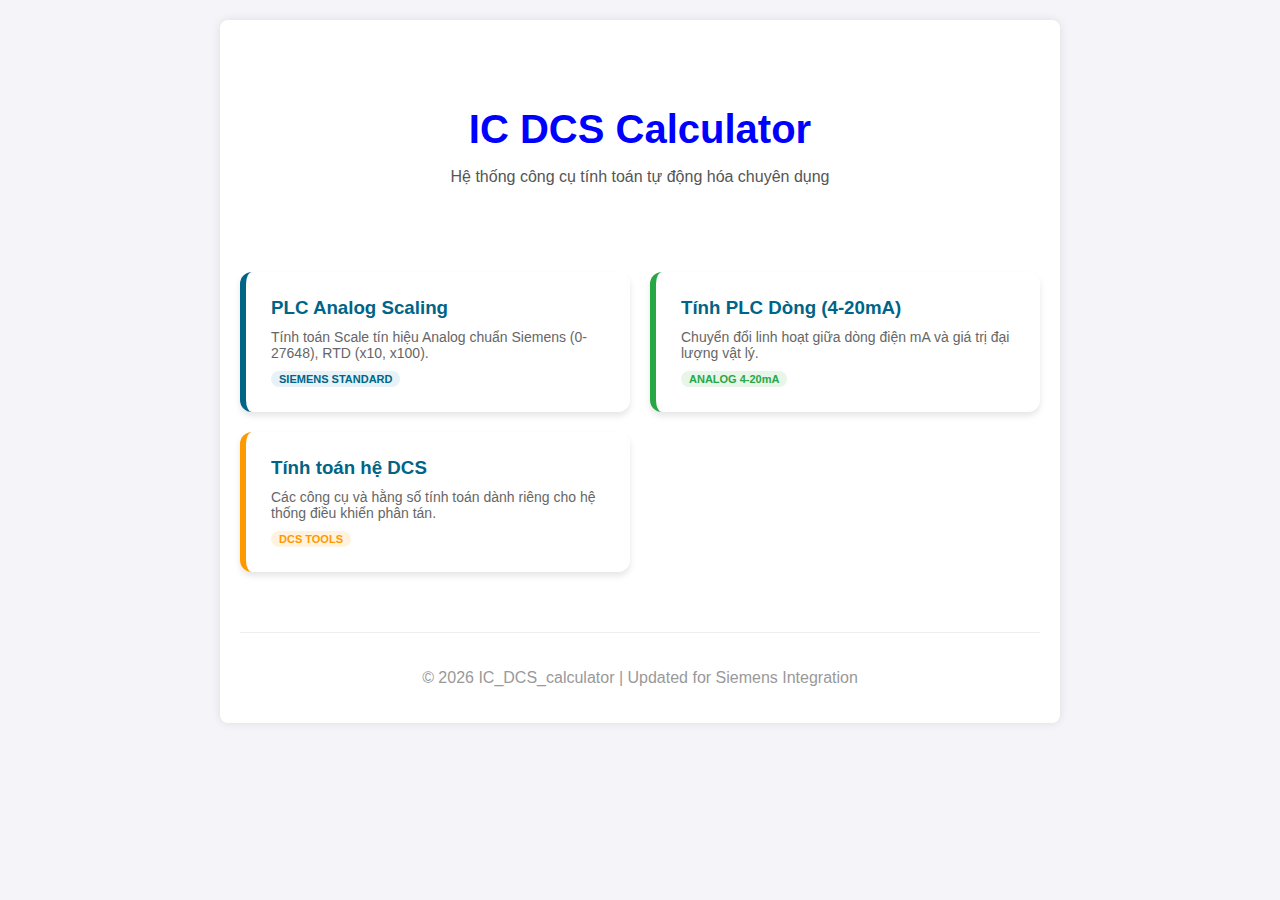
<file: index.html>
<!DOCTYPE html>
<html lang="vi">
<head>
    <meta charset="UTF-8">
    <meta name="viewport" content="width=device-width, initial-scale=1.0">
    <title>IC DCS Calculator - Trang Chủ</title>
    <link rel="stylesheet" href="style.css">
    <style>
        .menu-container {
            display: grid;
            grid-template-columns: repeat(auto-fit, minmax(280px, 1fr));
            gap: 20px;
            margin-top: 30px;
        }
        .card {
            background: #fff;
            padding: 25px;
            border-radius: 12px;
            text-decoration: none;
            color: #333;
            box-shadow: 0 4px 6px rgba(0,0,0,0.1);
            transition: all 0.3s ease;
            border-left: 6px solid #006487;
        }
        .card:hover {
            transform: translateY(-5px);
            box-shadow: 0 8px 15px rgba(0,0,0,0.15);
        }
        .card h3 { margin: 0 0 10px 0; color: #006487; }
        .card p { margin: 0; font-size: 14px; color: #666; }
        .status-tag {
            display: inline-block;
            margin-top: 10px;
            font-size: 11px;
            background: #e6f2f7;
            color: #006487;
            padding: 2px 8px;
            border-radius: 10px;
            font-weight: bold;
        }
    </style>
</head>
<body>

<div class="container">
    <header style="text-align: center; padding: 40px 0;">
        <h1 style="font-size: 2.5em; margin-bottom: 10px;">IC DCS Calculator</h1>
        <p style="color: #555;">Hệ thống công cụ tính toán tự động hóa chuyên dụng</p>
    </header>

    <main class="menu-container">
        <a href="pages/tinh-plc.html" class="card">
            <h3>PLC Analog Scaling</h3>
            <p>Tính toán Scale tín hiệu Analog chuẩn Siemens (0-27648), RTD (x10, x100).</p>
            <span class="status-tag">SIEMENS STANDARD</span>
        </a>

        <a href="pages/tinh-plc-dong.html" class="card" style="border-left-color: #28a745;">
            <h3>Tính PLC Dòng (4-20mA)</h3>
            <p>Chuyển đổi linh hoạt giữa dòng điện mA và giá trị đại lượng vật lý.</p>
            <span class="status-tag" style="background:#e8f5e9; color:#28a745;">ANALOG 4-20mA</span>
        </a>

        <a href="pages/tinh-dcs.html" class="card" style="border-left-color: #ff9900;">
            <h3>Tính toán hệ DCS</h3>
            <p>Các công cụ và hằng số tính toán dành riêng cho hệ thống điều khiển phân tán.</p>
            <span class="status-tag" style="background:#fff3e0; color:#ff9900;">DCS TOOLS</span>
        </a>
    </main>

    <footer style="margin-top: 60px; text-align: center; border-top: 1px solid #eee; padding-top: 20px; color: #999;">
        <p>&copy; 2026 IC_DCS_calculator | Updated for Siemens Integration</p>
    </footer>
</div>

</body>
</html>
</file>
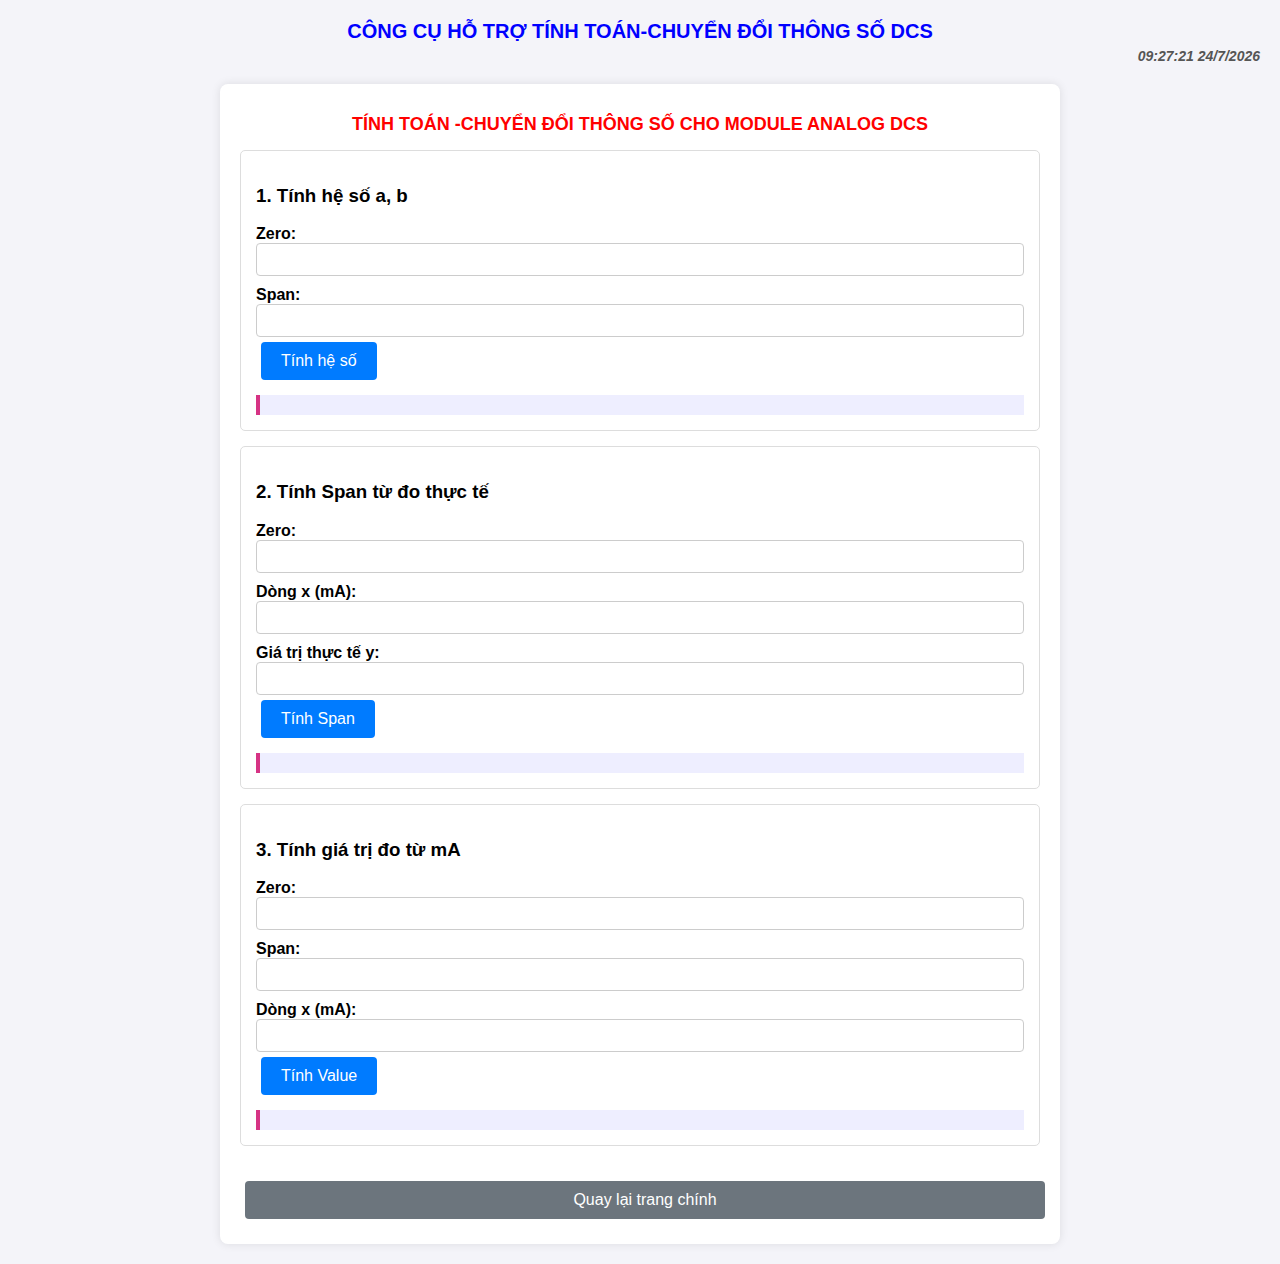
<file: tinh-dcs.html>
<!DOCTYPE html>
<html lang="vi">
<head>
    <meta charset="UTF-8"><link rel="stylesheet" href="style.css">
</head>
<body>
    <h1>CÔNG CỤ HỖ TRỢ TÍNH TOÁN-CHUYỂN ĐỔI THÔNG SỐ DCS</h1>
    <div id="clock"></div>
    <div class="container">
        <h2>TÍNH TOÁN -CHUYỂN ĐỔI THÔNG SỐ CHO MODULE ANALOG DCS</h2>
        
        <div class="input-group">
            <h3>1. Tính hệ số a, b</h3>
            <label>Zero:</label><input type="number" id="z1">
            <label>Span:</label><input type="number" id="s1">
            <button onclick="calcDCS1()">Tính hệ số</button>
            <div id="resDCS1" class="result"></div>
        </div>

        <div class="input-group">
            <h3>2. Tính Span từ đo thực tế</h3>
            <label>Zero:</label><input type="number" id="z2">
            <label>Dòng x (mA):</label><input type="number" id="x2">
            <label>Giá trị thực tế y:</label><input type="number" id="y2">
            <button onclick="calcDCS2()">Tính Span</button>
            <div id="resDCS2" class="result"></div>
        </div>

        <div class="input-group">
            <h3>3. Tính giá trị đo từ mA</h3>
            <label>Zero:</label><input type="number" id="z3">
            <label>Span:</label><input type="number" id="s3">
            <label>Dòng x (mA):</label><input type="number" id="x3">
            <button onclick="calcDCS3()">Tính Value</button>
            <div id="resDCS3" class="result"></div>
        </div>
        <a href="index.html" class="btn-link btn-back">Quay lại trang chính</a>
    </div>
    <script>
        function updateClock() { document.getElementById('clock').innerText = new Date().toLocaleString('vi-VN'); }
        setInterval(updateClock, 1000); updateClock();
        function calcDCS1() {
            let a = (parseFloat(document.getElementById('s1').value) - parseFloat(document.getElementById('z1').value)) / 0.016;
            let b = parseFloat(document.getElementById('z1').value) - 0.004 * a;
            document.getElementById('resDCS1').innerText = "Cc1(a)=" + a.toFixed(4) + " | Cc2(b)=" + b.toFixed(4);
        }
        function calcDCS2() {
            let z = parseFloat(document.getElementById('z2').value);
            let span = z + 16 * ((parseFloat(document.getElementById('y2').value) - z) / (parseFloat(document.getElementById('x2').value) - 4));
            document.getElementById('resDCS2').innerText = "Span = " + span.toFixed(2);
        }
        function calcDCS3() {
            let z = parseFloat(document.getElementById('z3').value);
            let v = z + ((parseFloat(document.getElementById('s3').value) - z)/16) * (parseFloat(document.getElementById('x3').value) - 4);
            document.getElementById('resDCS3').innerText = "Value = " + v.toFixed(2);
        }
    </script>
</body>
</html>
</file>
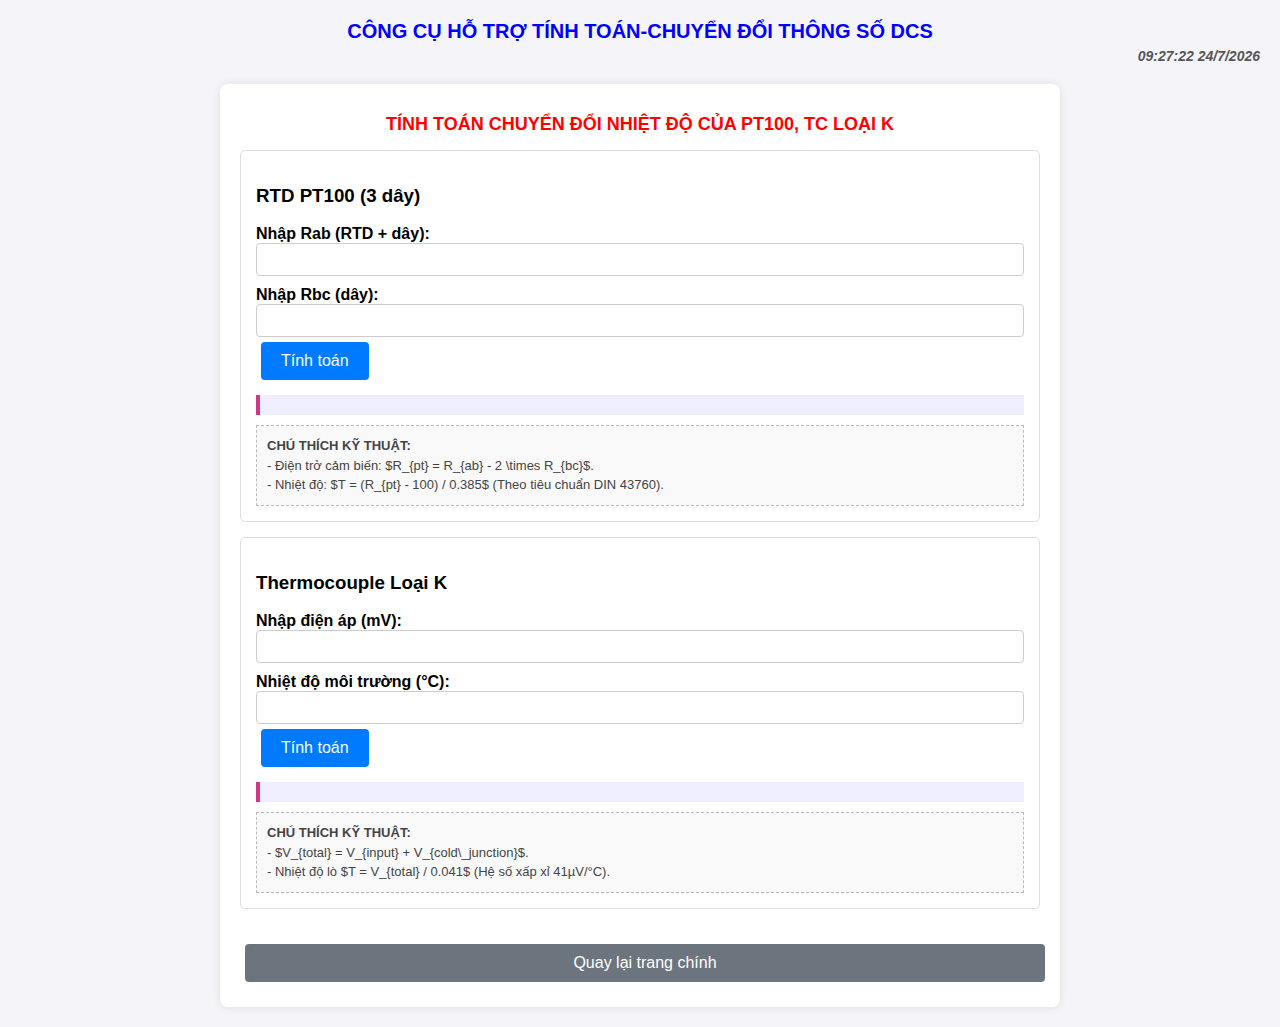
<file: tinh-nhiet-do.html>
<!DOCTYPE html>
<html lang="vi">
<head>
    <meta charset="UTF-8"><link rel="stylesheet" href="style.css">
</head>
<body>
    <h1>CÔNG CỤ HỖ TRỢ TÍNH TOÁN-CHUYỂN ĐỔI THÔNG SỐ DCS</h1>
    <div id="clock"></div>
    <div class="container">
        <h2>TÍNH TOÁN CHUYỂN ĐỔI NHIỆT ĐỘ CỦA PT100, TC LOẠI K</h2>
        
        <div class="input-group">
            <h3>RTD PT100 (3 dây)</h3>
            <label>Nhập Rab (RTD + dây):</label><input type="number" id="rab">
            <label>Nhập Rbc (dây):</label><input type="number" id="rbc">
            <button onclick="calcPT()">Tính toán</button>
            <div id="resPT" class="result"></div>
            <div class="tech-note">
                <b>CHÚ THÍCH KỸ THUẬT:</b><br>
                - Điện trở cảm biến: $R_{pt} = R_{ab} - 2 \times R_{bc}$.<br>
                - Nhiệt độ: $T = (R_{pt} - 100) / 0.385$ (Theo tiêu chuẩn DIN 43760).
            </div>
        </div>

        <div class="input-group">
            <h3>Thermocouple Loại K</h3>
            <label>Nhập điện áp (mV):</label><input type="number" id="mv">
            <label>Nhiệt độ môi trường (°C):</label><input type="number" id="amb">
            <button onclick="calcTC()">Tính toán</button>
            <div id="resTC" class="result"></div>
            <div class="tech-note">
                <b>CHÚ THÍCH KỸ THUẬT:</b><br>
                - $V_{total} = V_{input} + V_{cold\_junction}$.<br>
                - Nhiệt độ lò $T = V_{total} / 0.041$ (Hệ số xấp xỉ 41µV/°C).
            </div>
        </div>
        <a href="index.html" class="btn-link btn-back">Quay lại trang chính</a>
    </div>
    <script>
        function updateClock() { document.getElementById('clock').innerText = new Date().toLocaleString('vi-VN'); }
        setInterval(updateClock, 1000); updateClock();
        function calcPT() {
            let r = parseFloat(document.getElementById('rab').value) - (2 * parseFloat(document.getElementById('rbc').value));
            document.getElementById('resPT').innerText = "Nhiệt độ: " + ((r-100)/0.385).toFixed(2) + " °C";
        }
        function calcTC() {
            let v = parseFloat(document.getElementById('mv').value) + (parseFloat(document.getElementById('amb').value) * 0.041);
            document.getElementById('resTC').innerText = "Nhiệt độ: " + (v/0.041).toFixed(2) + " °C";
        }
    </script>
</body>
</html>
</file>
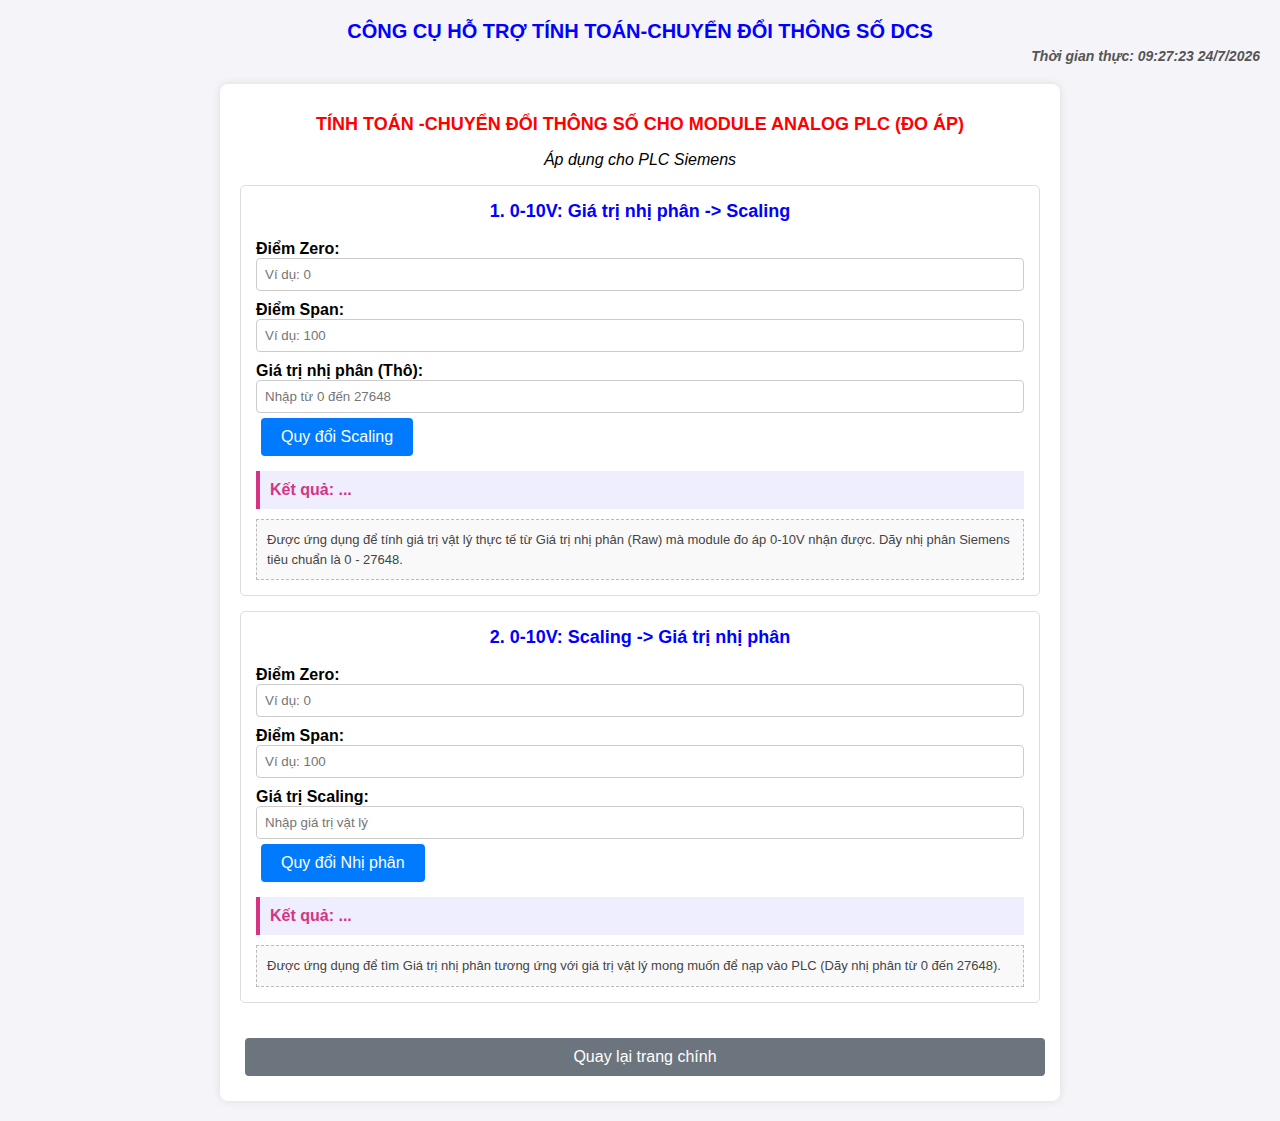
<file: tinh-plc-ap.html>
<!DOCTYPE html>
<html lang="vi">
<head>
    <meta charset="UTF-8">
    <meta name="viewport" content="width=device-width, initial-scale=1.0">
    <title>Tính PLC Áp</title>
    <link rel="stylesheet" href="style.css">
    <style>
        /* Căn giữa và màu xanh cho tiêu đề các chức năng */
        .input-group h3 {
            text-align: center;
            color: blue;
            font-weight: bold;
            margin-top: 0;
            font-size: 18px;
        }
    </style>
</head>
<body>
    <h1>CÔNG CỤ HỖ TRỢ TÍNH TOÁN-CHUYỂN ĐỔI THÔNG SỐ DCS</h1>
    <div id="clock"></div>
    <div class="container">
        <h2>TÍNH TOÁN -CHUYỂN ĐỔI THÔNG SỐ CHO MODULE ANALOG PLC (ĐO ÁP)</h2>
        <p style="text-align: center; font-style: italic;">Áp dụng cho PLC Siemens</p>
        
        <div class="input-group">
            <h3>1. 0-10V: Giá trị nhị phân -> Scaling</h3>
            <label>Điểm Zero:</label><input type="number" id="z1" placeholder="Ví dụ: 0">
            <label>Điểm Span:</label><input type="number" id="s1" placeholder="Ví dụ: 100">
            <label>Giá trị nhị phân (Thô):</label><input type="number" id="r1" placeholder="Nhập từ 0 đến 27648">
            <button onclick="calcScale()">Quy đổi Scaling</button>
            <div id="res1" class="result">Kết quả: ...</div>
            <div class="tech-note">
                Được ứng dụng để tính giá trị vật lý thực tế từ Giá trị nhị phân (Raw) mà module đo áp 0-10V nhận được. Dãy nhị phân Siemens tiêu chuẩn là 0 - 27648.
            </div>
        </div>

        <div class="input-group">
            <h3>2. 0-10V: Scaling -> Giá trị nhị phân</h3>
            <label>Điểm Zero:</label><input type="number" id="z2" placeholder="Ví dụ: 0">
            <label>Điểm Span:</label><input type="number" id="s2" placeholder="Ví dụ: 100">
            <label>Giá trị Scaling:</label><input type="number" id="v2" placeholder="Nhập giá trị vật lý">
            <button onclick="calcRaw()">Quy đổi Nhị phân</button>
            <div id="res2" class="result">Kết quả: ...</div>
            <div class="tech-note">
                Được ứng dụng để tìm Giá trị nhị phân tương ứng với giá trị vật lý mong muốn để nạp vào PLC (Dãy nhị phân từ 0 đến 27648).
            </div>
        </div>

        <a href="index.html" class="btn-link btn-back">Quay lại trang chính</a>
    </div>

    <script>
        function updateClock() { 
            const now = new Date();
            document.getElementById('clock').innerText = "Thời gian thực: " + now.toLocaleString('vi-VN'); 
        }
        setInterval(updateClock, 1000); 
        updateClock();

        function calcScale() {
            let zero = parseFloat(document.getElementById('z1').value);
            let span = parseFloat(document.getElementById('s1').value);
            let raw = parseFloat(document.getElementById('r1').value);
            
            if (isNaN(zero) || isNaN(span) || isNaN(raw)) { alert("Vui lòng nhập đủ thông số"); return; }

            let res = (raw / 27648) * (span - zero) + zero;
            document.getElementById('res1').innerHTML = `Tương ứng Giá trị nhị phân quy đổi Scaling là: <b>${res.toFixed(2)}</b>`;
        }

        function calcRaw() {
            let zero = parseFloat(document.getElementById('z2').value);
            let span = parseFloat(document.getElementById('s2').value);
            let val = parseFloat(document.getElementById('v2').value);
            
            if (isNaN(zero) || isNaN(span) || isNaN(val)) { alert("Vui lòng nhập đủ thông số"); return; }
            if (span === zero) { alert("Span và Zero không được bằng nhau"); return; }

            let res = ((val - zero) / (span - zero)) * 27648;
            document.getElementById('res2').innerHTML = `Tương ứng Giá trị Scaling quy đổi Giá trị nhị phân là: <b>${Math.round(res)}</b> <br> (Dãy Giá trị nhị phân của module là từ 0 đến 27648)`;
        }
    </script>
</body>
</html>
</file>
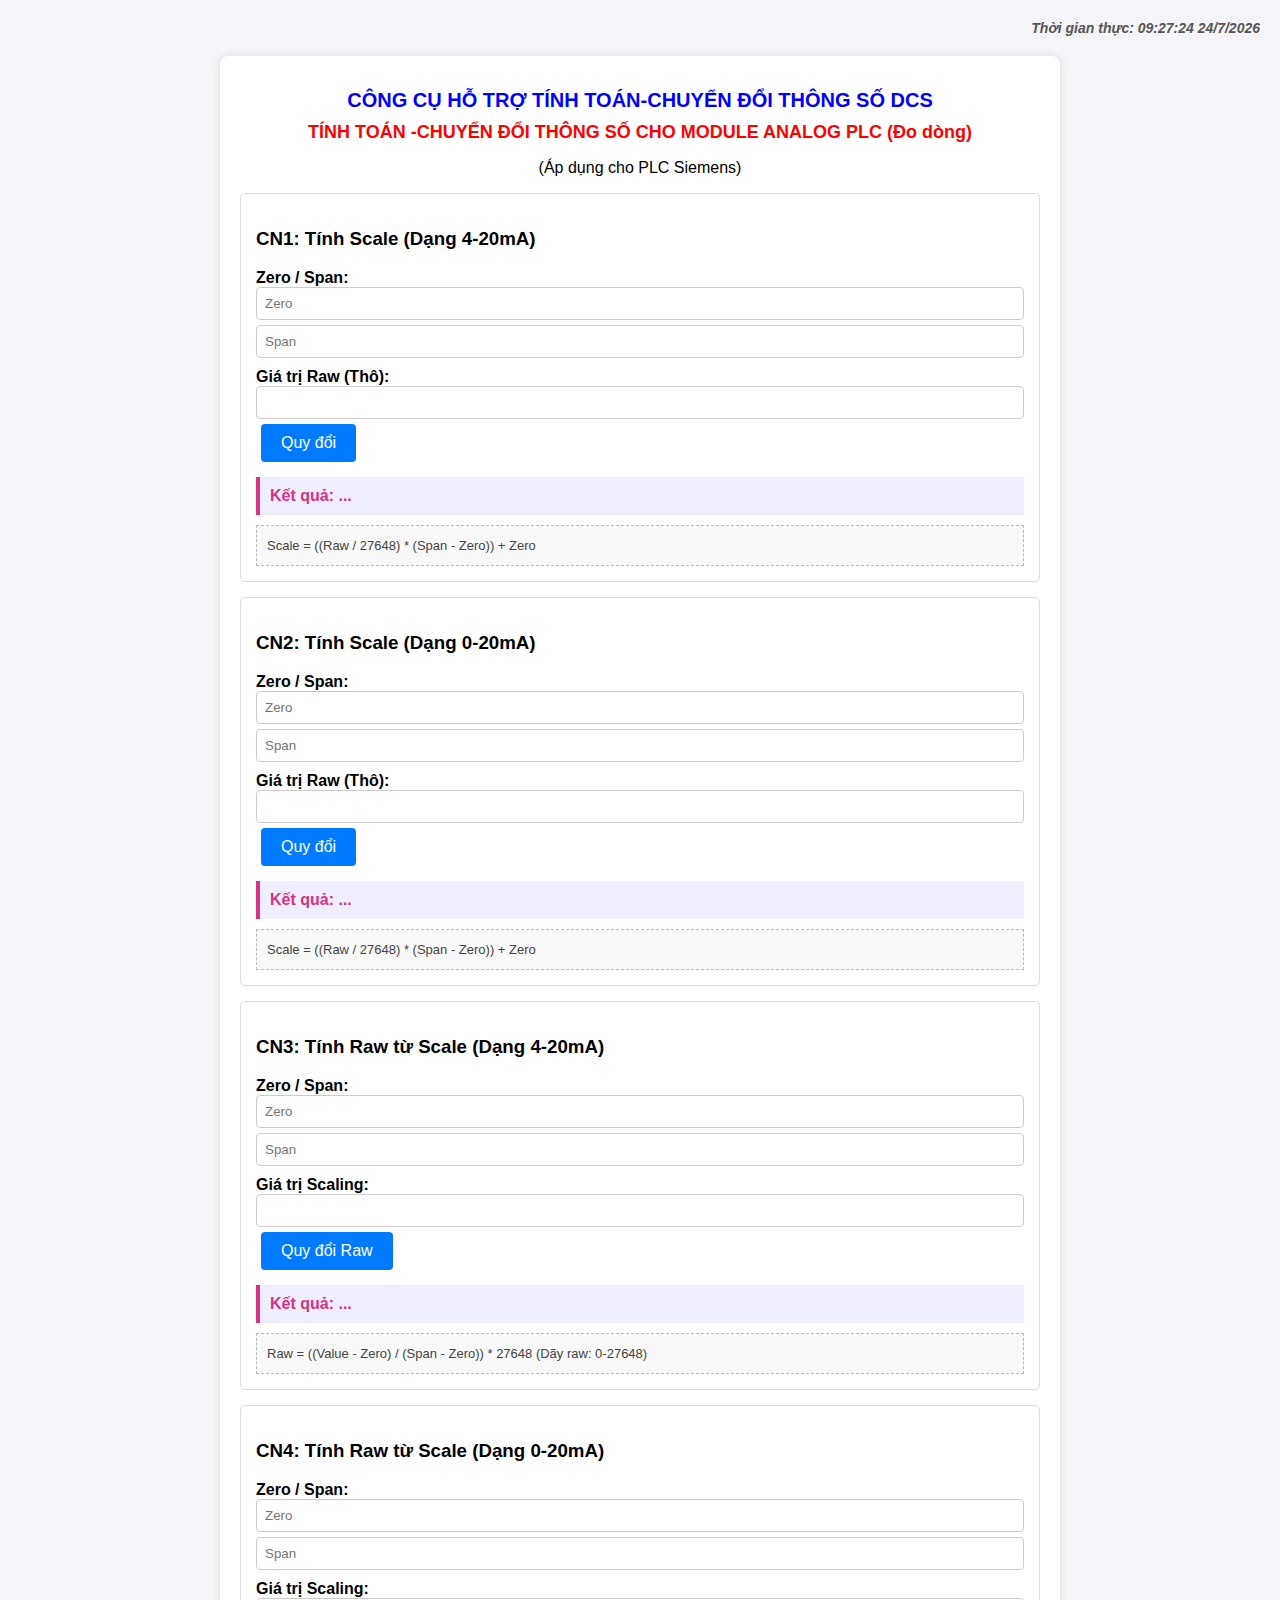
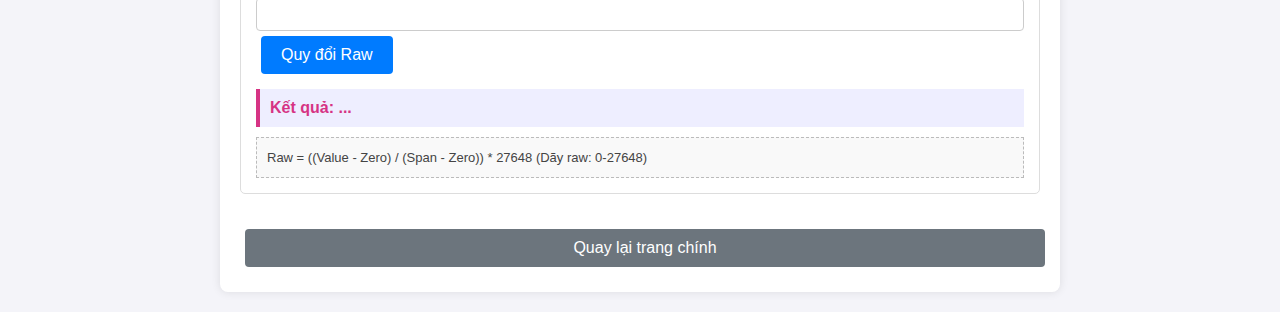
<file: tinh-plc-dong.html>
<!DOCTYPE html>
<html lang="vi">
<head>
    <meta charset="UTF-8">
    <meta name="viewport" content="width=device-width, initial-scale=1.0">
    <title>Tính PLC Dòng</title>
    <link rel="stylesheet" href="style.css">
</head>
<body>
    <div id="clock">...</div>
    <div class="container">
        <h1>CÔNG CỤ HỖ TRỢ TÍNH TOÁN-CHUYỂN ĐỔI THÔNG SỐ DCS</h1>
        <h2>TÍNH TOÁN -CHUYỂN ĐỔI THÔNG SỐ CHO MODULE ANALOG PLC (Đo dòng)</h2>
        <p style="text-align: center;">(Áp dụng cho PLC Siemens)</p>

        <div class="input-group">
            <h3>CN1: Tính Scale (Dạng 4-20mA)</h3>
            <label>Zero / Span:</label>
            <input type="number" id="plc_c1_zero" placeholder="Zero">
            <input type="number" id="plc_c1_span" placeholder="Span" style="margin-top:5px;">
            <label>Giá trị Raw (Thô):</label><input type="number" id="plc_c1_raw">
            <button onclick="calcPLC_C1()">Quy đổi</button>
            <div class="result" id="res_plc_c1">Kết quả: ...</div>
            <div class="tech-note">Scale = ((Raw / 27648) * (Span - Zero)) + Zero</div>
        </div>

        <div class="input-group">
            <h3>CN2: Tính Scale (Dạng 0-20mA)</h3>
            <label>Zero / Span:</label>
            <input type="number" id="plc_c2_zero" placeholder="Zero">
            <input type="number" id="plc_c2_span" placeholder="Span" style="margin-top:5px;">
            <label>Giá trị Raw (Thô):</label><input type="number" id="plc_c2_raw">
            <button onclick="calcPLC_C2()">Quy đổi</button>
            <div class="result" id="res_plc_c2">Kết quả: ...</div>
            <div class="tech-note">Scale = ((Raw / 27648) * (Span - Zero)) + Zero</div>
        </div>

        <div class="input-group">
            <h3>CN3: Tính Raw từ Scale (Dạng 4-20mA)</h3>
            <label>Zero / Span:</label>
            <input type="number" id="plc_c3_zero" placeholder="Zero">
            <input type="number" id="plc_c3_span" placeholder="Span" style="margin-top:5px;">
            <label>Giá trị Scaling:</label><input type="number" id="plc_c3_val">
            <button onclick="calcPLC_C3()">Quy đổi Raw</button>
            <div class="result" id="res_plc_c3">Kết quả: ...</div>
            <div class="tech-note">Raw = ((Value - Zero) / (Span - Zero)) * 27648 (Dãy raw: 0-27648)</div>
        </div>

        <div class="input-group">
            <h3>CN4: Tính Raw từ Scale (Dạng 0-20mA)</h3>
            <label>Zero / Span:</label>
            <input type="number" id="plc_c4_zero" placeholder="Zero">
            <input type="number" id="plc_c4_span" placeholder="Span" style="margin-top:5px;">
            <label>Giá trị Scaling:</label><input type="number" id="plc_c4_val">
            <button onclick="calcPLC_C4()">Quy đổi Raw</button>
            <div class="result" id="res_plc_c4">Kết quả: ...</div>
            <div class="tech-note">Raw = ((Value - Zero) / (Span - Zero)) * 27648 (Dãy raw: 0-27648)</div>
        </div>

        <a href="index.html" class="btn-link btn-back">Quay lại trang chính</a>
    </div>

    <script>
        function updateClock() {
            const now = new Date();
            document.getElementById('clock').innerText = "Thời gian thực: " + now.toLocaleString('vi-VN');
        }
        setInterval(updateClock, 1000); updateClock();

        function plcScale(raw, z, s) { return ((raw / 27648) * (s - z)) + z; }
        function plcRaw(val, z, s) { return ((val - z) / (s - z)) * 27648; }

        function calcPLC_C1() {
            let z = parseFloat(document.getElementById('plc_c1_zero').value);
            let s = parseFloat(document.getElementById('plc_c1_span').value);
            let r = parseFloat(document.getElementById('plc_c1_raw').value);
            document.getElementById('res_plc_c1').innerText = `Scaling: ${plcScale(r, z, s).toFixed(2)}`;
        }
        function calcPLC_C2() {
            let z = parseFloat(document.getElementById('plc_c2_zero').value);
            let s = parseFloat(document.getElementById('plc_c2_span').value);
            let r = parseFloat(document.getElementById('plc_c2_raw').value);
            document.getElementById('res_plc_c2').innerText = `Scaling: ${plcScale(r, z, s).toFixed(2)}`;
        }
        function calcPLC_C3() {
            let z = parseFloat(document.getElementById('plc_c3_zero').value);
            let s = parseFloat(document.getElementById('plc_c3_span').value);
            let v = parseFloat(document.getElementById('plc_c3_val').value);
            document.getElementById('res_plc_c3').innerText = `Raw: ${Math.round(plcRaw(v, z, s))}`;
        }
        function calcPLC_C4() {
            let z = parseFloat(document.getElementById('plc_c4_zero').value);
            let s = parseFloat(document.getElementById('plc_c4_span').value);
            let v = parseFloat(document.getElementById('plc_c4_val').value);
            document.getElementById('res_plc_c4').innerText = `Raw: ${Math.round(plcRaw(v, z, s))}`;
        }
    </script>
</body>
</html>
</file>
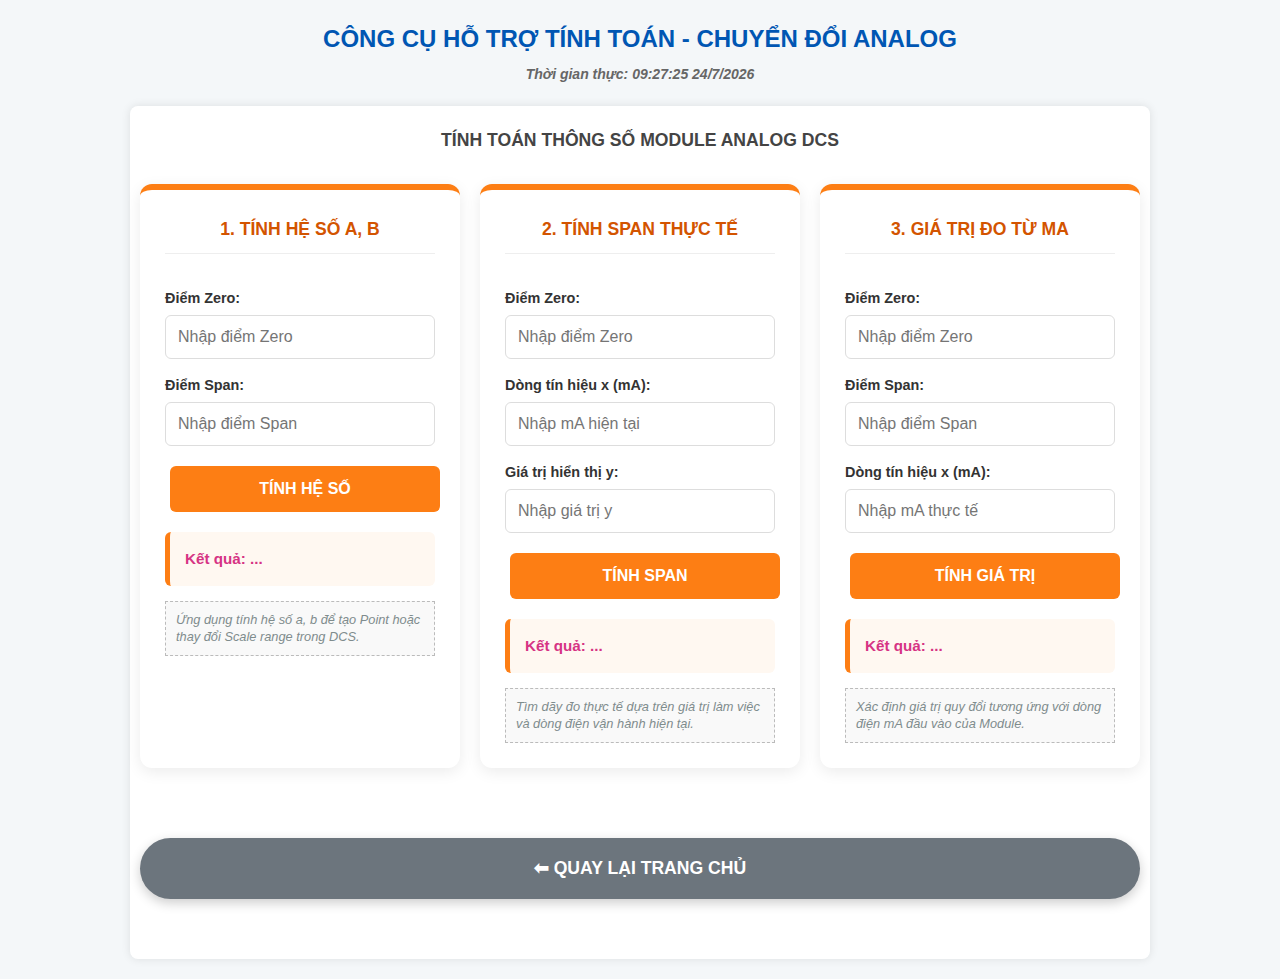
<file: pages/tinh-dcs.html>
<!DOCTYPE html>
<html lang="vi">
<head>
    <meta charset="UTF-8">
    <meta name="viewport" content="width=device-width, initial-scale=1.0">
    <title>Tính thông số DCS - IC DCS</title>
    <link rel="stylesheet" href="../style.css">
    <style>
        body { font-family: 'Segoe UI', Tahoma, Geneva, Verdana, sans-serif; background-color: #f4f7f9; color: #333; line-height: 1.6; }
        h1 { text-align: center; color: #0056b3; text-transform: uppercase; font-size: 1.5rem; margin-top: 20px; }
        #clock { text-align: center; font-weight: bold; color: #666; margin-bottom: 20px; }
        
        .container { max-width: 1000px; margin: 0 auto; padding: 10px; }
        h2 { text-align: center; font-size: 1.1rem; color: #444; margin-bottom: 30px; text-transform: uppercase; }

        /* Bố cục dạng thẻ (Card Layout) */
        .card-grid { 
            display: grid; 
            grid-template-columns: repeat(auto-fit, minmax(300px, 1fr)); 
            gap: 20px; 
            margin-bottom: 30px;
        }
        
        .card { 
            background: #fff; border-radius: 12px; padding: 25px; 
            box-shadow: 0 4px 15px rgba(0,0,0,0.08); 
            border-top: 6px solid #fd7e14; /* Màu cam đặc trưng cho DCS */
            display: flex;
            flex-direction: column;
        }

        .card h3 { text-align: center; color: #d35400; margin-top: 0; text-transform: uppercase; font-size: 1.1rem; border-bottom: 1px solid #eee; padding-bottom: 10px; }

        label { display: block; margin-top: 15px; font-weight: 600; font-size: 0.9rem; }
        input { 
            width: 100%; padding: 12px; margin-top: 5px; border: 1px solid #ddd; 
            border-radius: 6px; box-sizing: border-box; font-size: 1rem;
        }
        
        button { 
            width: 100%; padding: 14px; margin-top: 20px; border: none; border-radius: 6px; 
            background: #fd7e14; color: white; font-weight: bold; cursor: pointer; font-size: 1rem;
            transition: background 0.3s;
        }
        button:hover { background: #e67e22; }

        .result { 
            margin-top: 15px; padding: 15px; background: #fff8f1; 
            border-radius: 6px; border-left: 5px solid #fd7e14; font-weight: bold; font-size: 0.95rem;
        }

        .tech-note {
            margin-top: 15px; font-size: 0.8rem; color: #7f8c8d; font-style: italic; line-height: 1.3;
        }

        /* --- ĐIỀU CHỈNH NÚT QUAY LẠI TO RÕ --- */
        .btn-back-container { 
            text-align: center; 
            margin: 50px 0; 
        }
        .btn-back { 
            display: inline-block;
            background-color: #6c757d; /* Màu xám đậm */
            color: #ffffff !important; 
            padding: 16px 45px; 
            text-decoration: none; 
            border-radius: 35px; 
            font-weight: bold; 
            font-size: 1.1rem;
            box-shadow: 0 4px 12px rgba(0,0,0,0.2);
            transition: all 0.3s ease;
            text-transform: uppercase;
        }
        .btn-back:hover { 
            background-color: #495057; 
            transform: translateY(-3px);
            box-shadow: 0 6px 15px rgba(0,0,0,0.3);
        }

        @media (max-width: 600px) {
            .card-grid { grid-template-columns: 1fr; }
        }
    </style>
</head>
<body>
    <h1>CÔNG CỤ HỖ TRỢ TÍNH TOÁN - CHUYỂN ĐỔI ANALOG</h1>
    <div id="clock"></div>

    <div class="container">
        <h2>TÍNH TOÁN THÔNG SỐ MODULE ANALOG DCS</h2>
        
        <div class="card-grid">
            <div class="card">
                <h3>1. Tính hệ số a, b</h3>
                <label>Điểm Zero:</label>
                <input type="number" id="z1" placeholder="Nhập điểm Zero">
                <label>Điểm Span:</label>
                <input type="number" id="s1" placeholder="Nhập điểm Span">
                
                <button onclick="calcDCS1()">TÍNH HỆ SỐ</button>
                
                <div id="resDCS1" class="result">Kết quả: ...</div>
                <div class="tech-note">
                    Ứng dụng tính hệ số a, b để tạo Point hoặc thay đổi Scale range trong DCS.
                </div>
            </div>

            <div class="card">
                <h3>2. Tính Span thực tế</h3>
                <label>Điểm Zero:</label>
                <input type="number" id="z2" placeholder="Nhập điểm Zero">
                <label>Dòng tín hiệu x (mA):</label>
                <input type="number" id="x2" placeholder="Nhập mA hiện tại">
                <label>Giá trị hiển thị y:</label>
                <input type="number" id="y2" placeholder="Nhập giá trị y">
                
                <button onclick="calcDCS2()">TÍNH SPAN</button>
                
                <div id="resDCS2" class="result">Kết quả: ...</div>
                <div class="tech-note">
                    Tìm dãy đo thực tế dựa trên giá trị làm việc và dòng điện vận hành hiện tại.
                </div>
            </div>

            <div class="card">
                <h3>3. Giá trị đo từ mA</h3>
                <label>Điểm Zero:</label>
                <input type="number" id="z3" placeholder="Nhập điểm Zero">
                <label>Điểm Span:</label>
                <input type="number" id="s3" placeholder="Nhập điểm Span">
                <label>Dòng tín hiệu x (mA):</label>
                <input type="number" id="x3" placeholder="Nhập mA thực tế">
                
                <button onclick="calcDCS3()">TÍNH GIÁ TRỊ</button>
                
                <div id="resDCS3" class="result">Kết quả: ...</div>
                <div class="tech-note">
                    Xác định giá trị quy đổi tương ứng với dòng điện mA đầu vào của Module.
                </div>
            </div>
        </div>

        <div class="btn-back-container">
            <a href="../index.html" class="btn-back">⬅ QUAY LẠI TRANG CHỦ</a>
        </div>
    </div>

    <script>
        function updateClock() { 
            const now = new Date();
            document.getElementById('clock').innerText = "Thời gian thực: " + now.toLocaleString('vi-VN'); 
        }
        setInterval(updateClock, 1000); updateClock();

        function calcDCS1() {
            let zero = parseFloat(document.getElementById('z1').value);
            let span = parseFloat(document.getElementById('s1').value);
            if (isNaN(zero) || isNaN(span)) return;
            
            let a = (span - zero) / 0.016;
            let b = zero - (0.004 * a);
            document.getElementById('resDCS1').innerHTML = `a = <b>${a.toFixed(4)}</b> <br> b = <b>${b.toFixed(4)}</b>`;
        }

        function calcDCS2() {
            let z = parseFloat(document.getElementById('z2').value);
            let x = parseFloat(document.getElementById('x2').value);
            let y = parseFloat(document.getElementById('y2').value);
            if (isNaN(z) || isNaN(x) || isNaN(y) || x === 4) return;

            let span = z + 16 * ((y - z) / (x - 4));
            document.getElementById('resDCS2').innerHTML = `Dãy đo: <b>${z}</b> đến <b>${span.toFixed(2)}</b>`;
        }

        function calcDCS3() {
            let z = parseFloat(document.getElementById('z3').value);
            let s = parseFloat(document.getElementById('s3').value);
            let x = parseFloat(document.getElementById('x3').value);
            if (isNaN(z) || isNaN(s) || isNaN(x)) return;

            let val = z + ((s - z) / 16) * (x - 4);
            document.getElementById('resDCS3').innerHTML = `Giá trị đo: <b>${val.toFixed(2)}</b>`;
        }
    </script>
</body>
</html>
</file>
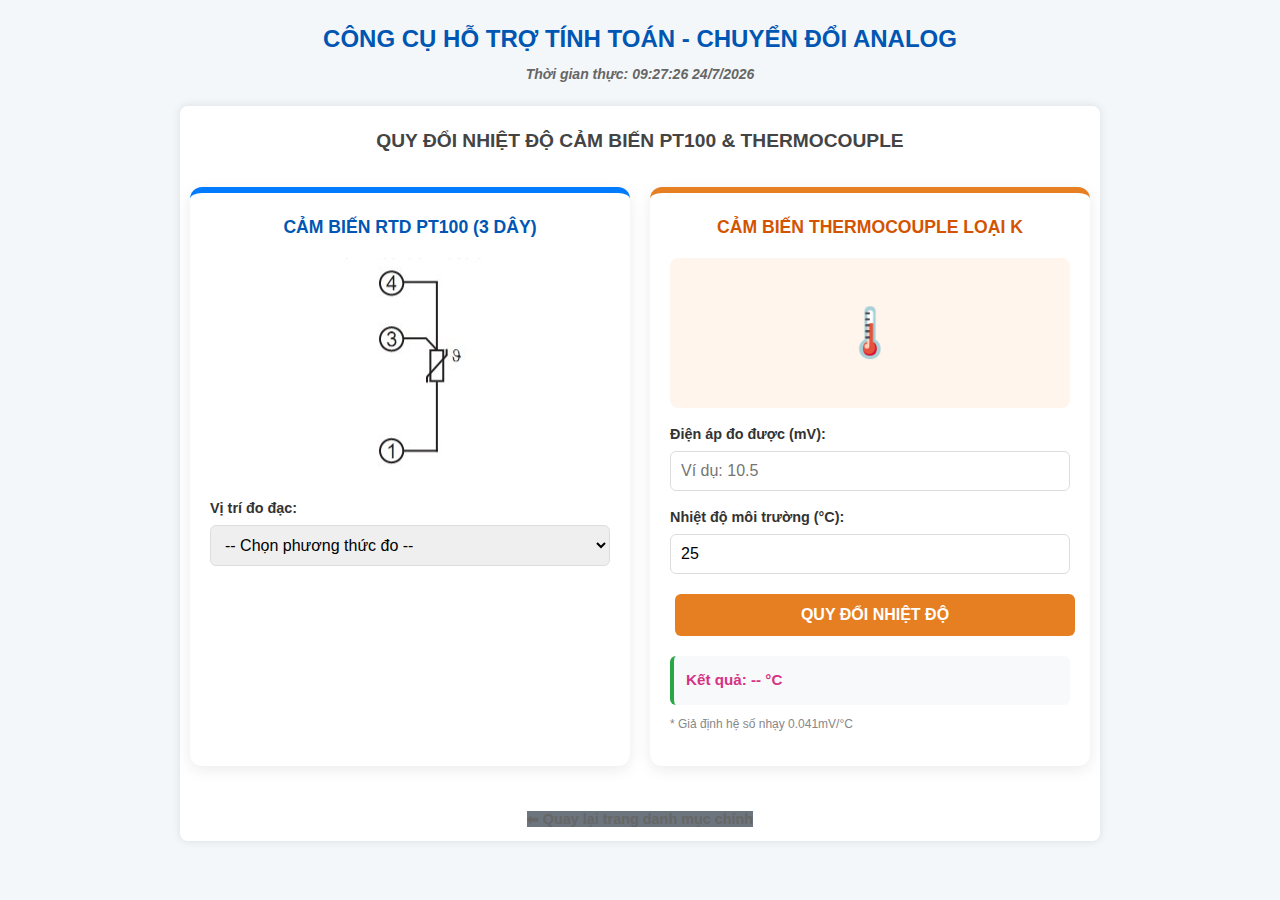
<file: pages/tinh-nhiet-do.html>
<!DOCTYPE html>
<html lang="vi">
<head>
    <meta charset="UTF-8">
    <meta name="viewport" content="width=device-width, initial-scale=1.0">
    <title>Tính toán nhiệt độ - IC DCS</title>
    <link rel="stylesheet" href="../style.css">
    <style>
        body { font-family: 'Segoe UI', Tahoma, Geneva, Verdana, sans-serif; background-color: #f4f7f9; color: #333; line-height: 1.6; }
        h1 { text-align: center; color: #0056b3; text-transform: uppercase; font-size: 1.5rem; margin-top: 20px; }
        #clock { text-align: center; font-weight: bold; color: #666; margin-bottom: 20px; }
        
        .container { max-width: 900px; margin: 0 auto; padding: 10px; }
        h2 { text-align: center; font-size: 1.2rem; color: #444; margin-bottom: 30px; }

        /* Bố cục dạng thẻ (Card Layout) */
        .card-grid { display: grid; grid-template-columns: repeat(auto-fit, minmax(350px, 1fr)); gap: 20px; }
        
        .card { 
            background: #fff; border-radius: 12px; padding: 20px; 
            box-shadow: 0 4px 15px rgba(0,0,0,0.08); border-top: 6px solid #007bff;
            transition: transform 0.2s;
        }
        .card:hover { transform: translateY(-5px); }
        .card.tc { border-top-color: #e67e22; } /* Màu cam cho Thermocouple */

        .card h3 { text-align: center; color: #0056b3; margin-top: 0; text-transform: uppercase; font-size: 1.1rem; }
        .card.tc h3 { color: #d35400; }

        /* Input & Component style */
        label { display: block; margin-top: 15px; font-weight: 600; font-size: 0.9rem; }
        input, select { 
            width: 100%; padding: 10px; margin-top: 5px; border: 1px solid #ddd; 
            border-radius: 6px; box-sizing: border-box; font-size: 1rem;
        }
        button { 
            width: 100%; padding: 12px; margin-top: 20px; border: none; border-radius: 6px; 
            background: #007bff; color: white; font-weight: bold; cursor: pointer; transition: 0.3s;
        }
        .card.tc button { background: #e67e22; }
        button:hover { opacity: 0.9; box-shadow: 0 4px 8px rgba(0,0,0,0.2); }

        .result { 
            margin-top: 15px; padding: 12px; background: #f8f9fa; 
            border-radius: 6px; border-left: 4px solid #28a745; font-size: 0.95rem; 
        }

        .sub-case { display: none; margin-top: 15px; padding-top: 15px; border-top: 1px dashed #eee; }
        .active { display: block; animation: fadeIn 0.4s; }

        .sensor-img {
            display: block; margin: 15px auto; max-width: 100%; height: auto;
            border-radius: 8px; filter: grayscale(20%);
        }

        .btn-back-container { text-align: center; margin-top: 40px; }
        .btn-back { color: #666; text-decoration: none; font-weight: bold; font-size: 0.9rem; }

        @keyframes fadeIn { from { opacity: 0; } to { opacity: 1; } }
    </style>
</head>
<body>
    <h1>CÔNG CỤ HỖ TRỢ TÍNH TOÁN - CHUYỂN ĐỔI ANALOG</h1>
    <div id="clock"></div>

    <div class="container">
        <h2>QUY ĐỔI NHIỆT ĐỘ CẢM BIẾN PT100 & THERMOCOUPLE</h2>
        
        <div class="card-grid">
            <div class="card">
                <h3>Cảm biến RTD PT100 (3 dây)</h3>
                <img src="../Pic/RTD 3 wires.jpg" alt="Sơ đồ RTD" class="sensor-img">

                <label>Vị trí đo đạc:</label>
                <select id="ptSelection" onchange="toggleCases()">
                    <option value="">-- Chọn phương thức đo --</option>
                    <option value="case1">Đo trực tiếp tại đầu cảm biến</option>
                    <option value="case2">Đo tại tủ điện (Bù điện trở dây)</option>
                </select>

                <div id="div_case1" class="sub-case">
                    <label>Điện trở RTD đo được (Ω):</label>
                    <input type="number" id="r_direct" placeholder="Ví dụ: 100.00">
                    <button onclick="calcPT_C1()">QUY ĐỔI NHIỆT ĐỘ</button>
                    <div id="resPT_C1" class="result">Kết quả: -- °C</div>
                </div>

                <div id="div_case2" class="sub-case">
                    <label>R_tổng (RTD + Dây) (Ω):</label>
                    <input type="number" id="r_total" placeholder="Nhập giá trị đo tại tủ">
                    <label>R_dây (Tổng 2 dây bù) (Ω):</label>
                    <input type="number" id="r_wire" placeholder="Ví dụ: 0.4">
                    <button onclick="calcPT_C2()">TÍNH & QUY ĐỔI</button>
                    <div id="resPT_C2" class="result">Kết quả: -- °C</div>
                </div>
            </div>

            <div class="card tc">
                <h3>Cảm biến Thermocouple Loại K</h3>
                <div style="height: 150px; display: flex; align-items: center; justify-content: center; background: #fff5ed; border-radius: 8px; margin: 15px 0;">
                    <span style="font-size: 3rem;">🌡️</span>
                </div>
                
                <label>Điện áp đo được (mV):</label>
                <input type="number" id="mv" placeholder="Ví dụ: 10.5">
                
                <label>Nhiệt độ môi trường (°C):</label>
                <input type="number" id="amb" value="25">
                
                <button onclick="calcTC()">QUY ĐỔI NHIỆT ĐỘ</button>
                <div id="resTC" class="result">Kết quả: -- °C</div>
                <p style="font-size: 0.75rem; color: #888; margin-top: 10px;">* Giả định hệ số nhạy 0.041mV/°C</p>
            </div>
        </div>

        <div class="btn-back-container">
            <a href="../index.html" class="btn-back">⬅ Quay lại trang danh mục chính</a>
        </div>
    </div>

    <script>
        function updateClock() { 
            const now = new Date();
            document.getElementById('clock').innerText = "Thời gian thực: " + now.toLocaleString('vi-VN'); 
        }
        setInterval(updateClock, 1000); updateClock();

        function toggleCases() {
            let selection = document.getElementById('ptSelection').value;
            document.getElementById('div_case1').classList.remove('active');
            document.getElementById('div_case2').classList.remove('active');

            if (selection === 'case1') document.getElementById('div_case1').classList.add('active');
            else if (selection === 'case2') document.getElementById('div_case2').classList.add('active');
        }

        // Logic tính toán giữ nguyên nhưng làm tròn đẹp hơn
        function calcPT_C1() {
            let r = parseFloat(document.getElementById('r_direct').value);
            if (isNaN(r)) return;
            let temp = (r - 100) / 0.38505; // Hệ số chuẩn DIN
            document.getElementById('resPT_C1').innerHTML = `Nhiệt độ tương ứng: <b>${temp.toFixed(2)} °C</b>`;
        }

        function calcPT_C2() {
            let rt = parseFloat(document.getElementById('r_total').value);
            let rw = parseFloat(document.getElementById('r_wire').value);
            if (isNaN(rt) || isNaN(rw)) return;
            let r_real = rt - rw;
            let temp = (r_real - 100) / 0.38505;
            document.getElementById('resPT_C2').innerHTML = `R_thực: ${r_real.toFixed(3)} Ω <br> Nhiệt độ: <b>${temp.toFixed(2)} °C</b>`;
        }

        function calcTC() {
            let mv = parseFloat(document.getElementById('mv').value);
            let amb = parseFloat(document.getElementById('amb').value);
            if (isNaN(mv) || isNaN(amb)) return;
            // Công thức xấp xỉ cho loại K
            let temp = (mv / 0.041) + amb;
            document.getElementById('resTC').innerHTML = `Nhiệt độ quy đổi: <b>${temp.toFixed(2)} °C</b>`;
        }
    </script>
</body>
</html>
</file>
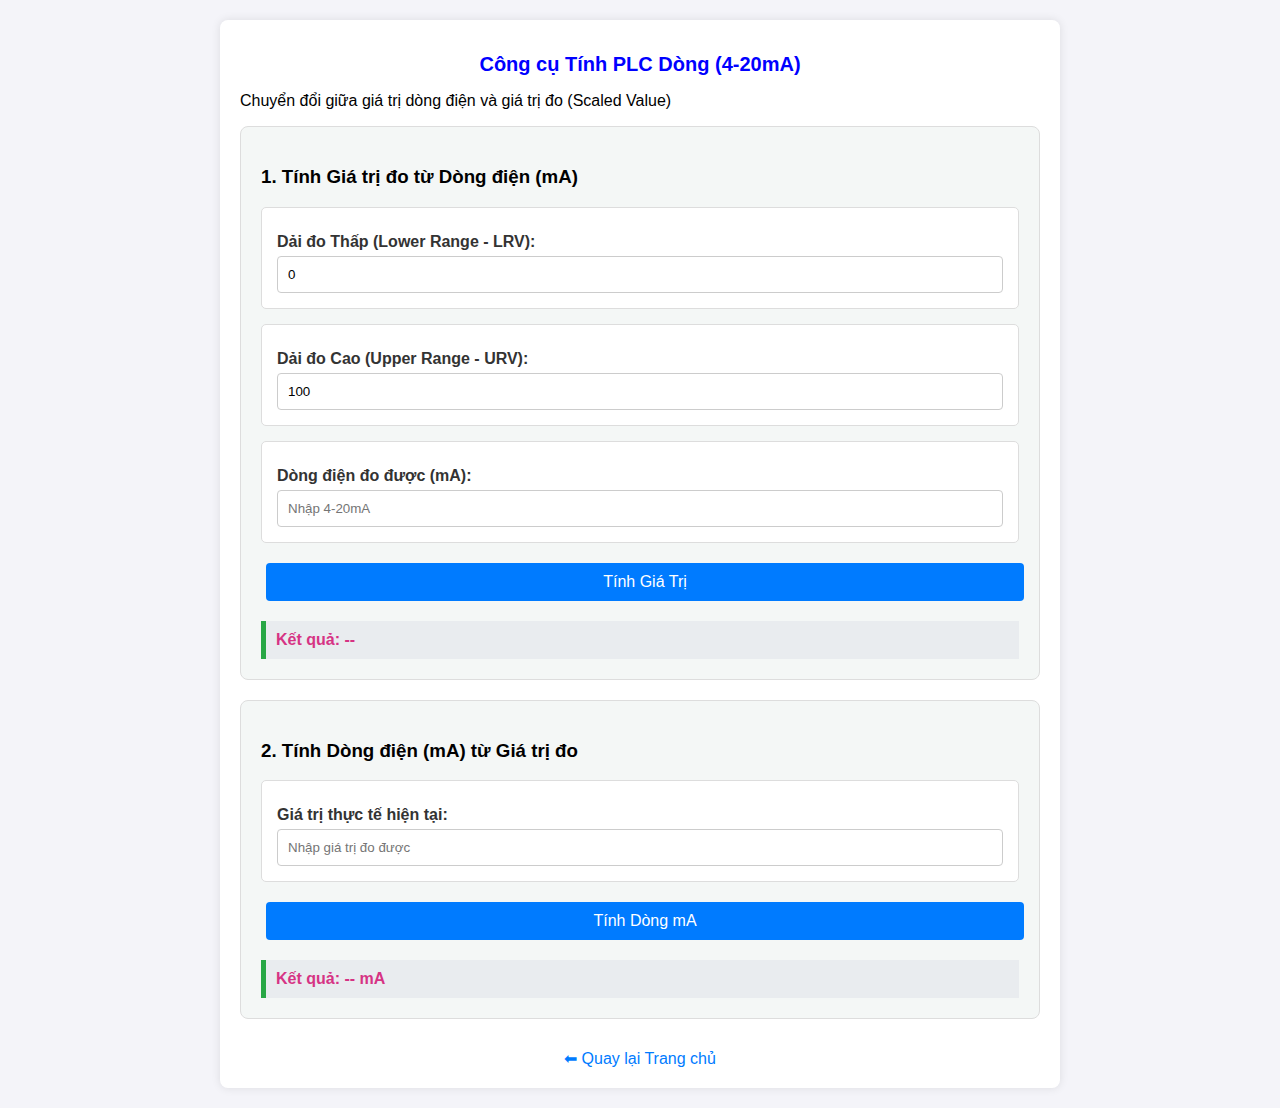
<file: pages/tinh-plc-dong.html>
<!DOCTYPE html>
<html lang="vi">
<head>
    <meta charset="UTF-8">
    <meta name="viewport" content="width=device-width, initial-scale=1.0">
    <title>Tính PLC Dòng (4-20mA) - IC DCS</title>
    <link rel="stylesheet" href="../style.css">
    <style>
        .calc-section {
            background: #f4f7f6;
            padding: 20px;
            border-radius: 8px;
            margin-bottom: 20px;
            border: 1px solid #ddd;
        }
        .input-group { margin-bottom: 15px; }
        label { display: block; font-weight: bold; margin-bottom: 5px; color: #333; }
        input { width: 100%; padding: 10px; border: 1px solid #ccc; border-radius: 4px; box-sizing: border-box; }
        button { 
            background-color: #007bff; color: white; border: none; padding: 10px 20px; 
            border-radius: 4px; cursor: pointer; width: 100%; font-size: 16px;
        }
        button:hover { background-color: #0056b3; }
        .result { 
            margin-top: 15px; padding: 10px; background: #e9ecef; 
            border-left: 5px solid #28a745; font-weight: bold; 
        }
        .formula { font-size: 0.9em; color: #666; font-style: italic; margin-top: 5px; }
    </style>
</head>
<body>

<div class="container">
    <header>
        <h1>Công cụ Tính PLC Dòng (4-20mA)</h1>
        <p>Chuyển đổi giữa giá trị dòng điện và giá trị đo (Scaled Value)</p>
    </header>

    <main>
        <section class="calc-section">
            <h3>1. Tính Giá trị đo từ Dòng điện (mA)</h3>
            <div class="input-group">
                <label>Dải đo Thấp (Lower Range - LRV):</label>
                <input type="number" id="lrv" placeholder="Ví dụ: 0" value="0">
            </div>
            <div class="input-group">
                <label>Dải đo Cao (Upper Range - URV):</label>
                <input type="number" id="urv" placeholder="Ví dụ: 100" value="100">
            </div>
            <div class="input-group">
                <label>Dòng điện đo được (mA):</label>
                <input type="number" id="ma_in" step="0.01" placeholder="Nhập 4-20mA">
            </div>
            <button onclick="calculateValue()">Tính Giá Trị</button>
            <div id="result_value" class="result">Kết quả: --</div>
        </section>

        <section class="calc-section">
            <h3>2. Tính Dòng điện (mA) từ Giá trị đo</h3>
            <div class="input-group">
                <label>Giá trị thực tế hiện tại:</label>
                <input type="number" id="val_in" step="0.1" placeholder="Nhập giá trị đo được">
            </div>
            <button onclick="calculateMA()">Tính Dòng mA</button>
            <div id="result_ma" class="result">Kết quả: -- mA</div>
        </section>

        <div style="text-align: center; margin-top: 30px;">
            <a href="../index.html" style="text-decoration: none; color: #007bff;">⬅ Quay lại Trang chủ</a>
        </div>
    </main>
</div>

<script>
    // Công thức: Value = [(mA - 4) / 16] * (URV - LRV) + LRV
    function calculateValue() {
        const lrv = parseFloat(document.getElementById('lrv').value);
        const urv = parseFloat(document.getElementById('urv').value);
        const ma = parseFloat(document.getElementById('ma_in').value);

        if (isNaN(ma)) {
            alert("Vui lòng nhập giá trị mA");
            return;
        }

        const result = ((ma - 4) / 16) * (urv - lrv) + lrv;
        document.getElementById('result_value').innerText = "Kết quả: " + result.toFixed(3);
    }

    // Công thức: mA = [(Value - LRV) / (URV - LRV)] * 16 + 4
    function calculateMA() {
        const lrv = parseFloat(document.getElementById('lrv').value);
        const urv = parseFloat(document.getElementById('urv').value);
        const val = parseFloat(document.getElementById('val_in').value);

        if (isNaN(val)) {
            alert("Vui lòng nhập giá trị đo");
            return;
        }

        const result = ((val - lrv) / (urv - lrv)) * 16 + 4;
        document.getElementById('result_ma').innerText = "Kết quả: " + result.toFixed(3) + " mA";
    }
</script>

</body>
</html>
</file>
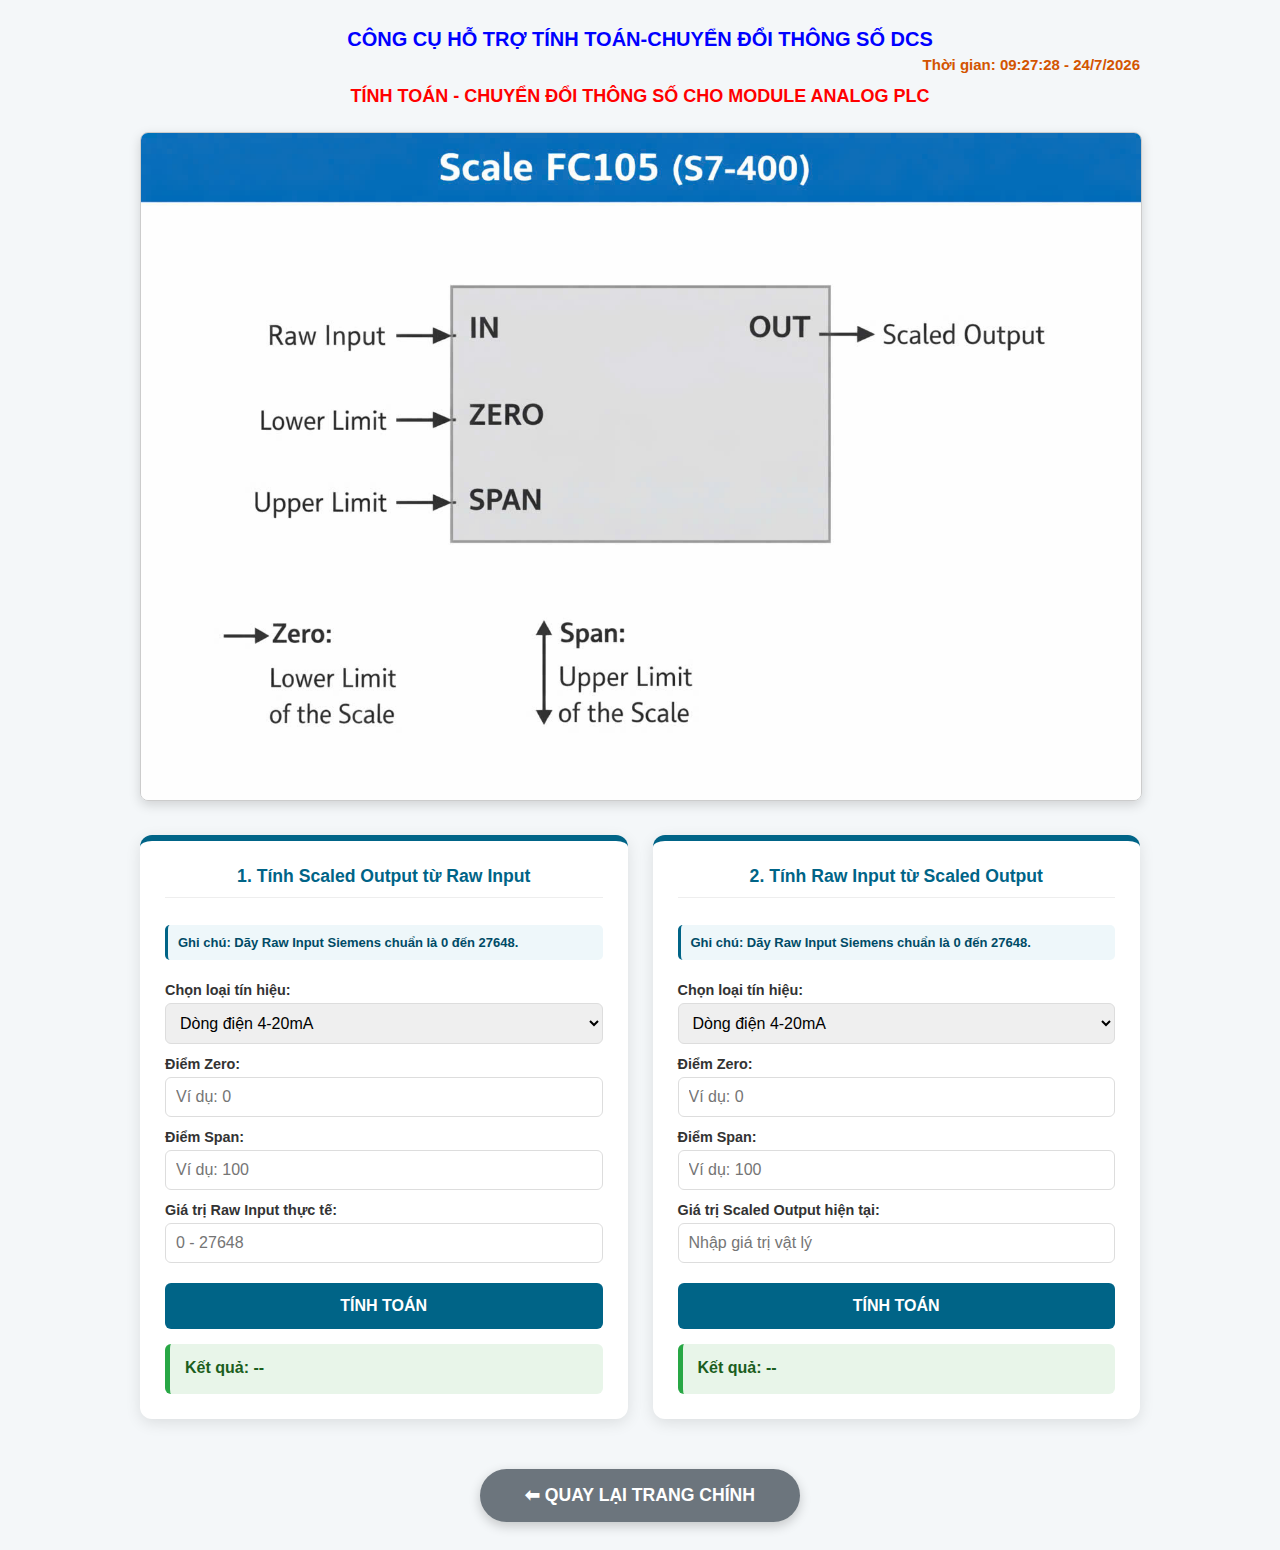
<file: pages/tinh-plc.html>
<!DOCTYPE html>
<html lang="vi">
<head>
    <meta charset="UTF-8">
    <meta name="viewport" content="width=device-width, initial-scale=1.0">
    <title>Tính toán PLC Siemens</title>
    <style>
        body { font-family: 'Segoe UI', Arial, sans-serif; background-color: #f4f7f9; padding: 20px; color: #333; }
        .container { max-width: 1000px; margin: 0 auto; }
        
        .title-dcs { text-align: center; color: blue; font-weight: bold; font-size: 20px; text-transform: uppercase; margin-bottom: 5px; }
        .clock-right { text-align: right; font-size: 15px; color: #d35400; margin-bottom: 10px; font-weight: bold; min-height: 20px; }
        .title-plc { text-align: center; color: red; font-weight: bold; font-size: 18px; text-transform: uppercase; margin-bottom: 25px; }

        .illustration-container { text-align: center; margin-bottom: 30px; }
        .sensor-img { max-width: 100%; height: auto; border-radius: 8px; box-shadow: 0 4px 12px rgba(0,0,0,0.15); border: 1px solid #ccc; }

        .card-grid { display: grid; grid-template-columns: repeat(auto-fit, minmax(350px, 1fr)); gap: 25px; }

        .card { 
            background: #fff; border-radius: 12px; padding: 25px; 
            box-shadow: 0 4px 15px rgba(0,0,0,0.1); 
            border-top: 6px solid #006487;
            display: flex; flex-direction: column;
        }
        .card h3 { margin-top: 0; color: #006487; font-size: 1.1rem; border-bottom: 1px solid #eee; padding-bottom: 10px; text-align: center; }

        .raw-note { background: #eef7fa; padding: 10px; border-radius: 5px; font-size: 13px; color: #004b66; margin: 10px 0; font-weight: bold; border-left: 3px solid #006487; }

        label { display: block; margin-top: 12px; font-weight: 600; font-size: 0.9rem; }
        select, input { width: 100%; padding: 10px; margin-top: 5px; border: 1px solid #ddd; border-radius: 6px; box-sizing: border-box; font-size: 1rem; }
        
        .input-error { border: 2px solid #dc3545 !important; background-color: #fff8f8; }

        button { width: 100%; padding: 14px; margin-top: 20px; background-color: #006487; color: white; border: none; border-radius: 6px; font-weight: bold; cursor: pointer; font-size: 1rem; transition: 0.3s; }
        button:hover { background-color: #004b66; transform: translateY(-2px); }

        .result { margin-top: 15px; padding: 15px; background: #e8f5e9; border-radius: 6px; font-weight: bold; color: #1b5e20; border-left: 5px solid #28a745; min-height: 20px; }

        .btn-back-container { text-align: center; margin-top: 50px; }
        .btn-back { 
            display: inline-block; background-color: #6c757d; color: white !important; 
            padding: 16px 45px; text-decoration: none; border-radius: 35px; 
            font-weight: bold; font-size: 1.1rem; box-shadow: 0 4px 12px rgba(0,0,0,0.2);
            transition: 0.3s; text-transform: uppercase;
        }
        .btn-back:hover { background-color: #495057; transform: scale(1.05); }
    </style>
</head>
<body>

<div class="container">
    <div class="title-dcs">CÔNG CỤ HỖ TRỢ TÍNH TOÁN-CHUYỂN ĐỔI THÔNG SỐ DCS</div>
    <div class="clock-right" id="clock">Đang tải...</div>
    <div class="title-plc">TÍNH TOÁN - CHUYỂN ĐỔI THÔNG SỐ CHO MODULE ANALOG PLC</div>

    <div class="illustration-container">
        <img src="../Pic/PLC_analog.jpg" alt="Sơ đồ khối FC Scaling PLC Siemens" class="sensor-img">
    </div>

    <div class="card-grid">
        <div class="card">
            <h3>1. Tính Scaled Output từ Raw Input</h3>
            <div class="raw-note">Ghi chú: Dãy Raw Input Siemens chuẩn là 0 đến 27648.</div>
            
            <label>Chọn loại tín hiệu:</label>
            <select id="type1">
                <option value="4-20mA">Dòng điện 4-20mA</option>
                <option value="0-20mA">Dòng điện 0-20mA</option>
                <option value="0-10V">Điện áp 0-10V</option>
            </select>

            <label>Điểm Zero:</label><input type="number" id="z1" placeholder="Ví dụ: 0">
            <label>Điểm Span:</label><input type="number" id="s1" placeholder="Ví dụ: 100">
            <label>Giá trị Raw Input thực tế:</label><input type="number" id="r1" placeholder="0 - 27648">
            
            <button onclick="calcScaling()">TÍNH TOÁN</button>
            <div id="res1" class="result">Kết quả: --</div>
        </div>

        <div class="card">
            <h3>2. Tính Raw Input từ Scaled Output</h3>
            <div class="raw-note">Ghi chú: Dãy Raw Input Siemens chuẩn là 0 đến 27648.</div>

            <label>Chọn loại tín hiệu:</label>
            <select id="type2">
                <option value="4-20mA">Dòng điện 4-20mA</option>
                <option value="0-20mA">Dòng điện 0-20mA</option>
                <option value="0-10V">Điện áp 0-10V</option>
            </select>

            <label>Điểm Zero:</label><input type="number" id="z2" placeholder="Ví dụ: 0">
            <label>Điểm Span:</label><input type="number" id="s2" placeholder="Ví dụ: 100">
            <label>Giá trị Scaled Output hiện tại:</label><input type="number" id="sc2" placeholder="Nhập giá trị vật lý">
            
            <button onclick="calcRaw()">TÍNH TOÁN</button>
            <div id="res2" class="result">Kết quả: --</div>
        </div>
    </div>

    <div class="btn-back-container">
        <a href="../index.html" class="btn-back">⬅ QUAY LẠI TRANG CHÍNH</a>
    </div>
</div>

<script>
    function updateClock() {
        const now = new Date();
        const hours = String(now.getHours()).padStart(2, '0');
        const minutes = String(now.getMinutes()).padStart(2, '0');
        const seconds = String(now.getSeconds()).padStart(2, '0');
        const date = now.toLocaleDateString('vi-VN');
        document.getElementById('clock').innerText = "Thời gian: " + hours + ":" + minutes + ":" + seconds + " - " + date;
    }
    setInterval(updateClock, 1000); 
    updateClock();

    function validate(ids) {
        let valid = true;
        ids.forEach(id => {
            let el = document.getElementById(id);
            if (!el.value || el.value.trim() === "") { 
                el.classList.add('input-error'); 
                valid = false; 
            } else { 
                el.classList.remove('input-error'); 
            }
        });
        if (!valid) alert("Vui lòng nhập đầy đủ thông số!");
        return valid;
    }

    function calcScaling() {
        if(!validate(['z1','s1','r1'])) return;
        let z = parseFloat(document.getElementById('z1').value);
        let s = parseFloat(document.getElementById('s1').value);
        let r = parseFloat(document.getElementById('r1').value);
        let res = (r / 27648) * (s - z) + z;
        document.getElementById('res1').innerHTML = `Giá trị Raw Input quy đổi Scaled Output là: <b>${res.toFixed(2)}</b>`;
    }

    function calcRaw() {
        if(!validate(['z2','s2','sc2'])) return;
        let z = parseFloat(document.getElementById('z2').value);
        let s = parseFloat(document.getElementById('s2').value);
        let sc = parseFloat(document.getElementById('sc2').value);
        if (s === z) { alert("Lỗi: Span và Zero không được bằng nhau!"); return; }
        let res = ((sc - z) / (s - z)) * 27648;
        document.getElementById('res2').innerHTML = `Giá trị Scaled Output quy đổi Raw Input là: <b>${res.toFixed(0)}</b>`;
    }
</script>

</body>
</html>
</file>
<file: style.css>
body { font-family: Arial, sans-serif; margin: 20px; background-color: #f4f4f9; }
h1 { color: blue; font-weight: bold; text-align: center; font-size: 20px; margin-bottom: 5px; }
h2 { color: red; font-weight: bold; text-align: center; font-size: 18px; margin-top: 10px; }
#clock { text-align: right; font-style: italic; color: #555; margin-bottom: 20px; font-weight: bold; font-size: 14px; }
.container { background: white; padding: 20px; border-radius: 8px; box-shadow: 0 0 10px rgba(0,0,0,0.1); max-width: 800px; margin: 0 auto; }
button, .btn-link { padding: 10px 20px; margin: 5px; cursor: pointer; background-color: #007bff; color: white; border: none; border-radius: 4px; font-size: 16px; text-decoration: none; display: inline-block; text-align: center; }
.btn-back { background-color: #6c757d; width: 100%; margin-top: 20px; box-sizing: border-box; }
.input-group { margin-bottom: 15px; padding: 15px; border: 1px solid #ddd; border-radius: 5px; background: #fff; }
label { display: block; margin-top: 10px; font-weight: bold; }
input { width: 100%; padding: 8px; box-sizing: border-box; border: 1px solid #ccc; border-radius: 4px; }
.result { margin-top: 10px; padding: 10px; background-color: #eef; color: #d63384; font-weight: bold; border-left: 4px solid #d63384; }
.tech-note { font-size: 13px; color: #444; background: #f9f9f9; padding: 10px; margin-top: 10px; border: 1px dashed #bbb; line-height: 1.5; }
</file>
